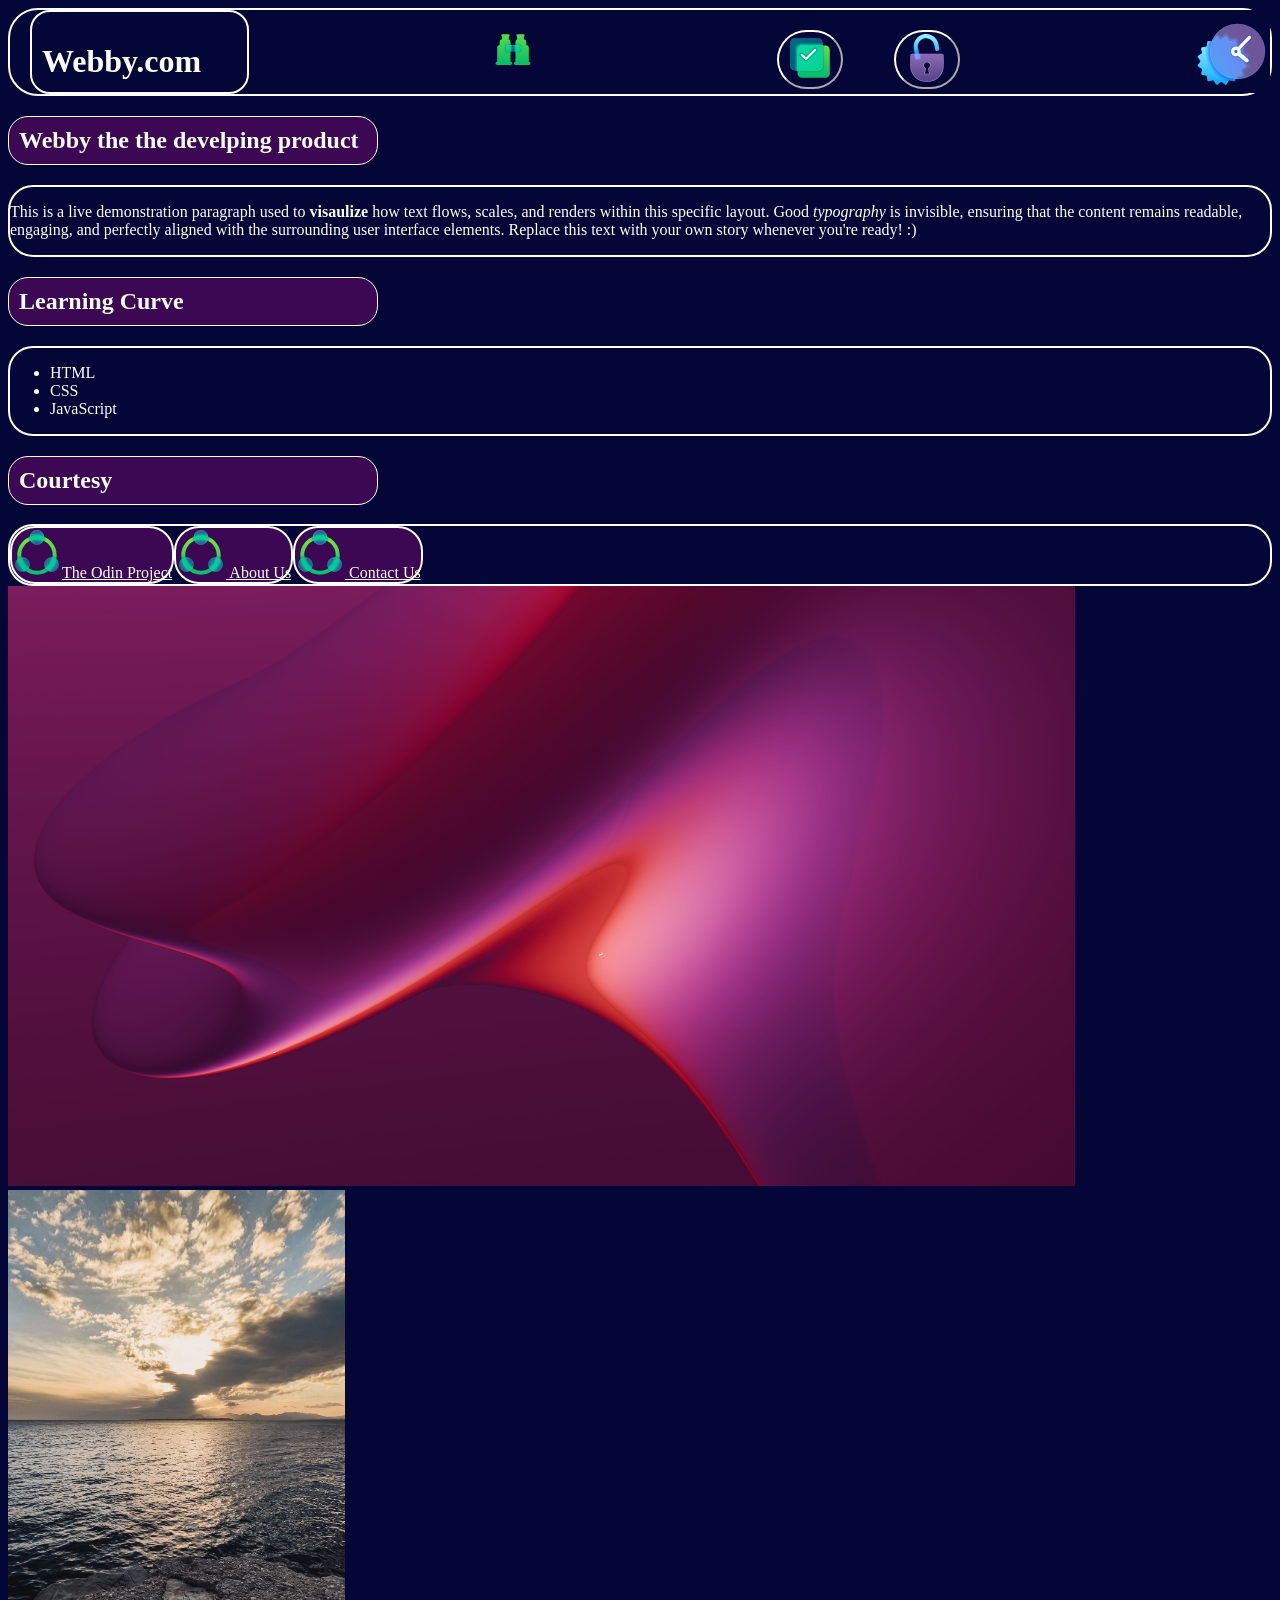
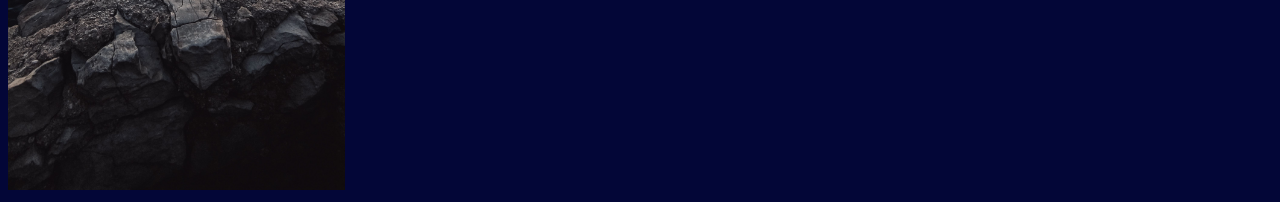
<file: index.html>
<!DOCTYPE html>
<html lang="en">
        <head>
            <meta charset="UTF-8">
            <title>Webby</title>
            <link rel="stylesheet" href="style.css">
        </head> 

        <body>

        <div class="HeadL">
            <div id="heading"><h1><strong>Webby.com</strong></h1></div>
            <div id="searchbar"><img src="./assets/images/icons/icons8-binoculars-50.svg" alt="logo"></div>
            <div id="notification"><button><img src="./assets/images/icons/icons8-check-all-50.svg" alt="logo"></button></div>
            <div id="profile"><button><img src="./assets/images/icons/icons8-padlock-50.svg" alt="logo"></button></div>
            <div id="logo"><img src="./assets/images/icons/icons8-clock-50.svg" alt="logo"> </div>
        </div>
        <h2 class="subhead">Webby the the develping product </h2>
       

        <!-- Acche se sikh le-->
        <div class="textbox">
            <p>This is a live demonstration paragraph used to <strong>visaulize</strong> how text flows, scales,
             and renders within this specific layout.
             Good <em>typography</em> is invisible, ensuring that the content remains readable,
             engaging, and perfectly aligned with the surrounding user interface elements.
             Replace this text with your own story whenever you're ready! :) </p> </body>
        </div>
     

        <h2 class="subhead">Learning Curve</h3>
        <div class="list">
            <ul>
                <li>HTML</li>
                <li>CSS</li>
                <li>JavaScript</li>
            </ul>
        </div>
        <h2 class="subhead">Courtesy</h2>
        <div class="link">
            <a class="linkbut" href="https://www.theodinproject.com/about" target="_blank" rel="noopener"><img src="./assets/images/icons/icons8-share-50-2.svg" alt="logo">The Odin Project</a>
            <a class="linkbut" href="./webpages/about.html" target="_blank" rel="noopener"><img src="./assets/images/icons/icons8-share-50-2.svg" alt="logo"> About Us</a>
            <a class="linkbut" href="./webpages/contact.html" target="_blank" rel="noopener"><img src="./assets/images/icons/icons8-share-50-2.svg" alt="logo"> Contact Us</a>
        </div>
         
        <!--<img src="https://www.theodinproject.com/mstile-310x310.png"> -->
        <img class="pic" src="./assets/images/pictures/pexels-steve-30004057.jpg" alt="test image">
        <img  class="pic" src="./assets/images/pictures/pexels-rimvydas-ardickas-21433724-10229606.jpg" alt="Dimension Placeholder">
        
        


        </body>   
</html>
</file>
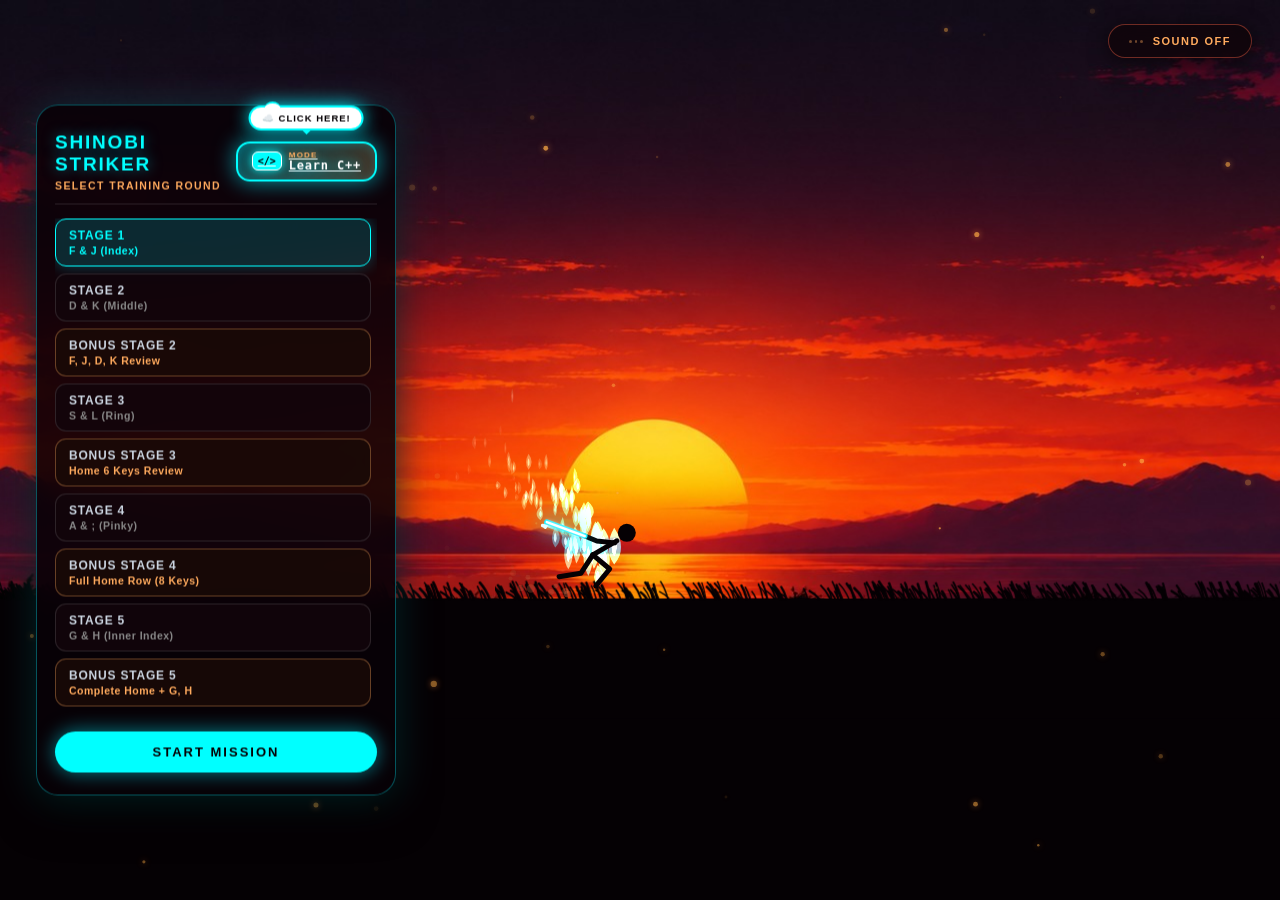
<file: PROJECTS/Shinobi Striker/index.html>
<!DOCTYPE html>
<html lang="en">
<head>
  <meta charset="UTF-8" />
  <meta name="viewport" content="width=device-width, initial-scale=1.0" />
  <title>Shinobi Striker</title>
  <style>
    * {
      margin: 0;
      padding: 0;
      box-sizing: border-box;
      user-select: none;
    }
    body {
      background-color: #030002;
      overflow: hidden;
      display: flex;
      justify-content: center;
      align-items: center;
      height: 100vh;
      font-family: -apple-system, BlinkMacSystemFont, "Segoe UI", Roboto, sans-serif;
    }

    #worldCanvas, #canvas {
      position: absolute;
      top: 0;
      left: 0;
      width: 100vw;
      height: 100vh;
      display: block;
    }

    #worldCanvas { z-index: 1; }
    #canvas { z-index: 2; pointer-events: none; }

    #ui-container {
      position: absolute;
      top: 24px;
      right: 28px;
      z-index: 20;
    }

    #soundBtn {
      display: flex;
      align-items: center;
      gap: 10px;
      background: rgba(15, 4, 8, 0.75);
      border: 1px solid rgba(255, 100, 70, 0.4);
      color: #ffaa5e;
      padding: 10px 20px;
      border-radius: 28px;
      font-size: 11px;
      font-weight: 700;
      letter-spacing: 1.5px;
      text-transform: uppercase;
      cursor: pointer;
      backdrop-filter: blur(12px);
      box-shadow: 0 4px 20px rgba(0, 0, 0, 0.6);
      transition: all 0.25s ease;
      outline: none;
    }
    #soundBtn:hover {
      background: rgba(30, 8, 16, 0.9);
      border-color: #00ffff;
      color: #00ffff;
      box-shadow: 0 0 20px rgba(0, 240, 255, 0.35);
      transform: scale(1.04);
    }

    .eq-wave {
      display: flex;
      align-items: center;
      gap: 3px;
      height: 12px;
    }
    .eq-bar {
      width: 2.5px;
      height: 100%;
      background: #ffaa5e;
      border-radius: 2px;
      animation: eqBounce 0.8s ease-in-out infinite alternate;
    }
    .eq-bar:nth-child(2) { animation-delay: 0.2s; height: 60%; }
    .eq-bar:nth-child(3) { animation-delay: 0.4s; height: 80%; }
    .eq-paused .eq-bar {
      animation: none !important;
      height: 25% !important;
      background: rgba(255, 170, 94, 0.4) !important;
    }
    @keyframes eqBounce {
      0% { height: 25%; }
      100% { height: 100%; }
    }

    /* LEFT-SIDE DOCK PANEL WITH SCROLL */
    #leftPanel {
      position: absolute;
      top: 50%;
      left: 36px;
      transform: translateY(-50%);
      z-index: 30;
      width: 360px;
      max-height: 86vh;
      display: flex;
      flex-direction: column;
      gap: 14px;
      background: rgba(8, 2, 7, 0.88);
      border: 1px solid rgba(0, 240, 255, 0.35);
      padding: 26px 18px 22px 18px;
      border-radius: 22px;
      backdrop-filter: blur(16px);
      box-shadow: 0 0 40px rgba(0, 240, 255, 0.15), 0 20px 40px rgba(0, 0, 0, 0.8);
      transition: transform 0.45s cubic-bezier(0.16, 1, 0.3, 1), opacity 0.4s ease;
    }

    #leftPanel.hidden {
      transform: translate(-140%, -50%);
      opacity: 0;
      pointer-events: none;
    }

    .panel-header {
      display: flex;
      flex-direction: row;
      justify-content: space-between;
      align-items: center;
      border-bottom: 1px solid rgba(255, 255, 255, 0.12);
      padding-bottom: 12px;
      gap: 10px;
    }

    .header-text {
      display: flex;
      flex-direction: column;
      gap: 4px;
    }

    .panel-title {
      font-size: 19px;
      font-weight: 900;
      letter-spacing: 1.8px;
      color: #00ffff;
      text-shadow: 0 0 14px rgba(0, 240, 255, 0.5);
      text-transform: uppercase;
    }

    .panel-subtitle {
      font-size: 10.5px;
      font-weight: 700;
      letter-spacing: 1.4px;
      color: #ffaa5e;
      text-transform: uppercase;
    }

    /* WRAPPER FOR C++ BUTTON + CLOUD CALLOUT */
    .cpp-btn-wrapper {
      position: relative;
      display: inline-flex;
      flex-direction: column;
      align-items: center;
      flex-shrink: 0;
    }

    /* FLOATING "CLICK HERE" CLOUD BUBBLE */
    .click-cloud {
      position: absolute;
      bottom: calc(100% + 11px);
      left: 50%;
      transform: translateX(-50%);
      background: #ffffff;
      color: #050104;
      font-size: 9.5px;
      font-weight: 900;
      letter-spacing: 1px;
      padding: 5px 11px;
      border-radius: 20px;
      white-space: nowrap;
      box-shadow: 0 0 18px rgba(0, 240, 255, 0.95), 0 4px 10px rgba(0, 0, 0, 0.5);
      border: 2px solid #00ffff;
      pointer-events: none;
      z-index: 40;
      animation: cloudFloat 1.1s ease-in-out infinite alternate;
    }

    /* Cloud puffs for actual cloud shape */
    .click-cloud::before {
      content: "";
      position: absolute;
      top: -6px;
      left: 14px;
      width: 16px;
      height: 12px;
      background: #ffffff;
      border-radius: 50%;
      border-top: 2px solid #00ffff;
      z-index: -1;
    }

    /* Pointer tail at bottom of cloud */
    .click-cloud::after {
      content: "";
      position: absolute;
      top: 100%;
      left: 50%;
      transform: translateX(-50%);
      border-width: 6px;
      border-style: solid;
      border-color: #00ffff transparent transparent transparent;
    }

    @keyframes cloudFloat {
      0% {
        transform: translateX(-50%) translateY(0px) scale(1);
      }
      100% {
        transform: translateX(-50%) translateY(-6px) scale(1.06);
      }
    }

    /* HIGHLIGHTED "LEARN C++" PILL BUTTON */
    .learn-cpp-btn {
      position: relative;
      display: flex;
      align-items: center;
      gap: 7px;
      padding: 8px 14px;
      border-radius: 14px;
      background: linear-gradient(135deg, rgba(0, 240, 255, 0.32) 0%, rgba(255, 170, 94, 0.25) 100%);
      border: 2px solid #00ffff;
      color: #ffffff;
      cursor: pointer;
      overflow: hidden;
      box-shadow: 0 0 22px rgba(0, 240, 255, 0.65), inset 0 0 12px rgba(0, 240, 255, 0.25);
      transition: all 0.3s cubic-bezier(0.16, 1, 0.3, 1);
      outline: none;
      animation: cppPulseGlow 1.6s infinite alternate;
    }

    @keyframes cppPulseGlow {
      0% {
        box-shadow: 0 0 14px rgba(0, 240, 255, 0.5), 0 0 4px rgba(255, 170, 94, 0.3), inset 0 0 10px rgba(0, 240, 255, 0.2);
        border-color: #00ffff;
      }
      100% {
        box-shadow: 0 0 28px rgba(0, 240, 255, 0.95), 0 0 16px rgba(255, 170, 94, 0.7), inset 0 0 16px rgba(0, 240, 255, 0.45);
        border-color: #ffffff;
      }
    }

    /* Continuous Shimmer Sweep Effect */
    .learn-cpp-btn::before {
      content: "";
      position: absolute;
      top: 0;
      left: -100%;
      width: 60%;
      height: 100%;
      background: linear-gradient(
        90deg,
        transparent,
        rgba(255, 255, 255, 0.45),
        transparent
      );
      transform: skewX(-20deg);
      animation: autoShimmer 2.5s infinite;
    }

    @keyframes autoShimmer {
      0% { left: -100%; }
      45%, 100% { left: 140%; }
    }

    .learn-cpp-btn:hover {
      background: linear-gradient(135deg, rgba(0, 240, 255, 0.45) 0%, rgba(255, 170, 94, 0.35) 100%);
      border-color: #ffffff;
      box-shadow: 0 0 32px rgba(0, 240, 255, 0.95), 0 0 14px rgba(255, 170, 94, 0.7);
      transform: translateY(-2px) scale(1.06);
    }

    .learn-cpp-btn:active {
      transform: translateY(0) scale(0.96);
    }

    .learn-cpp-btn .code-badge {
      display: flex;
      align-items: center;
      justify-content: center;
      background: #00ffff;
      border: 1px solid #ffffff;
      color: #050104;
      font-family: "JetBrains Mono", Consolas, monospace;
      font-size: 10px;
      font-weight: 900;
      padding: 3px 5px;
      border-radius: 6px;
      box-shadow: 0 0 10px #00ffff;
      transition: all 0.3s ease;
    }

    .learn-cpp-btn:hover .code-badge {
      background: #ffffff;
      color: #050104;
      box-shadow: 0 0 14px #ffffff;
    }

    .learn-cpp-btn .btn-label {
      display: flex;
      flex-direction: column;
      align-items: flex-start;
      line-height: 1.05;
    }

    .learn-cpp-btn .sub-txt {
      font-size: 8px;
      font-weight: 900;
      letter-spacing: 1.2px;
      color: #ffaa5e;
      text-transform: uppercase;
      text-shadow: 0 0 6px rgba(255, 170, 94, 0.6);
    }

    .learn-cpp-btn .main-txt {
      font-size: 12px;
      font-weight: 900;
      letter-spacing: 0.8px;
      color: #ffffff;
      font-family: "JetBrains Mono", Consolas, monospace;
      text-shadow: 0 0 12px rgba(0, 240, 255, 0.9);
    }

    .level-selector {
      display: flex;
      flex-direction: column;
      gap: 7px;
      overflow-y: auto;
      padding-right: 6px;
      max-height: 55vh;
    }

    .level-selector::-webkit-scrollbar { width: 5px; }
    .level-selector::-webkit-scrollbar-track { background: rgba(255, 255, 255, 0.05); border-radius: 4px; }
    .level-selector::-webkit-scrollbar-thumb { background: rgba(0, 240, 255, 0.4); border-radius: 4px; }

    .lvl-btn {
      background: rgba(18, 5, 12, 0.85);
      border: 1.5px solid rgba(255, 255, 255, 0.12);
      color: #cbd5e1;
      padding: 9px 13px;
      border-radius: 11px;
      font-size: 12px;
      font-weight: 800;
      letter-spacing: 0.8px;
      cursor: pointer;
      display: flex;
      justify-content: space-between;
      align-items: center;
      transition: all 0.2s ease;
      outline: none;
      flex-shrink: 0;
    }

    .lvl-btn .stage-info {
      display: flex;
      flex-direction: column;
      align-items: flex-start;
      gap: 2px;
    }

    .lvl-btn .star-tag {
      color: #ffd700;
      font-size: 12px;
      letter-spacing: 1px;
      text-shadow: 0 0 6px rgba(255, 215, 0, 0.6);
    }

    .lvl-btn span {
      font-size: 10.5px;
      font-weight: 700;
      color: #888;
      letter-spacing: 0.5px;
    }

    .lvl-btn:hover {
      border-color: #00ffff;
      transform: translateX(4px);
      background: rgba(0, 240, 255, 0.06);
    }

    .lvl-btn.active {
      background: rgba(0, 240, 255, 0.16);
      border-color: #00ffff;
      color: #00ffff;
      box-shadow: 0 0 16px rgba(0, 240, 255, 0.3);
    }
    .lvl-btn.active span { color: #00ffff; }

    .lvl-btn.bonus-btn {
      border-color: rgba(255, 170, 94, 0.35);
      background: rgba(25, 10, 8, 0.85);
    }
    .lvl-btn.bonus-btn span { color: #ffaa5e; }
    .lvl-btn.bonus-btn:hover { border-color: #ffaa5e; background: rgba(255, 170, 94, 0.1); }
    .lvl-btn.bonus-btn.active {
      background: rgba(255, 170, 94, 0.22);
      border-color: #ffaa5e;
      color: #ffaa5e;
      box-shadow: 0 0 18px rgba(255, 170, 94, 0.4);
    }

    #playBtn {
      background: #00ffff;
      color: #050104;
      border: none;
      padding: 13px 20px;
      border-radius: 28px;
      font-size: 13px;
      font-weight: 900;
      letter-spacing: 2px;
      text-transform: uppercase;
      cursor: pointer;
      box-shadow: 0 0 20px rgba(0, 240, 255, 0.55);
      transition: all 0.25s ease;
      margin-top: 4px;
      flex-shrink: 0;
    }
    #playBtn:hover {
      background: #ffffff;
      box-shadow: 0 0 30px rgba(255, 255, 255, 0.85);
      transform: scale(1.03);
    }
  </style>
</head>
<body>

  <audio id="bgMusic" src="bgm.mp3" loop preload="auto"></audio>

  <div id="ui-container">
    <button id="soundBtn" onclick="toggleAudio()">
      <div class="eq-wave eq-paused" id="eqBars">
        <div class="eq-bar"></div>
        <div class="eq-bar"></div>
        <div class="eq-bar"></div>
      </div>
      <span id="soundLabel">Sound Off</span>
    </button>
  </div>

  <div id="leftPanel">
    <div class="panel-header">
      <div class="header-text">
        <div class="panel-title">Shinobi Striker</div>
        <div class="panel-subtitle">Select Training Round</div>
      </div>

      <!-- Highlighted "Learn C++" Button with "CLICK HERE!" Cloud Above It -->
      <div class="cpp-btn-wrapper">
        <div class="click-cloud">☁️ CLICK HERE!</div>
        <a href="https://shinobi-striker.vercel.app/sindex.html" id="langSwitchBtn" class="learn-cpp-btn" title="Switch to C++ Mode" onclick="toggleLanguageMode()" >
          
          <span class="code-badge">&lt;/&gt;</span>
          <div class="btn-label">
            <span class="sub-txt">Mode</span>
            <span class="main-txt">Learn C++</span>
          </div>
        </a>
      </div>
    </div>

    <div class="level-selector" id="stageList"></div>

    <button id="playBtn" onclick="startGame()">START MISSION</button>
  </div>

  <canvas id="worldCanvas"></canvas>
  <canvas id="canvas"></canvas>

  <script src="stickman.js"></script>

  <script>
    const stagesConfig = [
      { id: '1', name: 'STAGE 1', pair: 'F & J (Index)', isBonus: false },
      { id: '2', name: 'STAGE 2', pair: 'D & K (Middle)', isBonus: false },
      { id: 'b2', name: 'BONUS STAGE 2', pair: 'F, J, D, K Review', isBonus: true },
      { id: '3', name: 'STAGE 3', pair: 'S & L (Ring)', isBonus: false },
      { id: 'b3', name: 'BONUS STAGE 3', pair: 'Home 6 Keys Review', isBonus: true },
      { id: '4', name: 'STAGE 4', pair: 'A & ; (Pinky)', isBonus: false },
      { id: 'b4', name: 'BONUS STAGE 4', pair: 'Full Home Row (8 Keys)', isBonus: true },
      { id: '5', name: 'STAGE 5', pair: 'G & H (Inner Index)', isBonus: false },
      { id: 'b5', name: 'BONUS STAGE 5', pair: 'Complete Home + G, H', isBonus: true },
      { id: '6', name: 'STAGE 6', pair: 'R & U (Top Index)', isBonus: false },
      { id: 'b6', name: 'BONUS STAGE 6', pair: 'Home + R, U Review', isBonus: true },
      { id: '7', name: 'STAGE 7', pair: 'E & I (Top Middle)', isBonus: false },
      { id: 'b7', name: 'BONUS STAGE 7', pair: 'Home + Top (E, I, R, U)', isBonus: true },
      { id: '8', name: 'STAGE 8', pair: 'W & O (Top Ring)', isBonus: false },
      { id: 'b8', name: 'BONUS STAGE 8', pair: 'Unlocked 16 Keys', isBonus: true },
      { id: '9', name: 'STAGE 9', pair: 'Q & P (Top Pinky)', isBonus: false },
      { id: 'b9', name: 'BONUS STAGE 9', pair: 'Unlocked 18 Keys', isBonus: true },
      { id: '10', name: 'STAGE 10', pair: 'T & Y (Top Center)', isBonus: false },
      { id: 'b10', name: 'BONUS STAGE 10', pair: 'Full Top + Home Row', isBonus: true },
      { id: '11', name: 'STAGE 11', pair: 'V & M (Bottom Index)', isBonus: false },
      { id: 'b11', name: 'BONUS STAGE 11', pair: 'Unlocked 22 Keys', isBonus: true },
      { id: '12', name: 'STAGE 12', pair: 'C & , (Bottom Middle)', isBonus: false },
      { id: 'b12', name: 'BONUS STAGE 12', pair: 'Unlocked 24 Keys', isBonus: true },
      { id: '13', name: 'STAGE 13', pair: 'X & . (Bottom Ring)', isBonus: false },
      { id: 'b13', name: 'BONUS STAGE 13', pair: 'ALL 26 KEYS MASTER', isBonus: true }
    ];

    let chosenLevel = '1';

    function toggleLanguageMode() {
      const btn = document.getElementById('langSwitchBtn');
      btn.style.transform = 'scale(0.92)';
      setTimeout(() => {
        btn.style.transform = '';
      }, 150);
      console.log('Learn C++ curriculum mode toggled');
    }

    function renderStageList() {
      const container = document.getElementById('stageList');
      const clearedStages = JSON.parse(localStorage.getItem('shinobi_stars') || '{}');

      container.innerHTML = stagesConfig.map(st => {
        const has3Stars = clearedStages[st.id] === 3;
        const starHTML = has3Stars ? '<div class="star-tag">⭐⭐⭐</div>' : '';

        return `
          <button class="lvl-btn ${st.isBonus ? 'bonus-btn' : ''} ${st.id === chosenLevel ? 'active' : ''}" onclick="selectLevel('${st.id}')">
            <div class="stage-info">
              <div>${st.name}</div>
              <span>${st.pair}</span>
            </div>
            ${starHTML}
          </button>
        `;
      }).join('');
    }
    renderStageList();

    function selectLevel(lvl) {
      chosenLevel = lvl;
      renderStageList();
    }

    function startGame() {
      if (!isPlaying) toggleAudio();

      const panel = document.getElementById('leftPanel');
      panel.classList.add('hidden');

      if (window.ninjaInstance) {
        window.ninjaInstance.startLevel(chosenLevel);
      }
    }

    window.returnToHome = function() {
      renderStageList();
      const panel = document.getElementById('leftPanel');
      panel.classList.remove('hidden');
    };

    const worldCanvas = document.getElementById('worldCanvas');
    const ctx = worldCanvas.getContext('2d');
    const bgMusic = document.getElementById('bgMusic');
    const soundBtn = document.getElementById('soundBtn');
    const soundLabel = document.getElementById('soundLabel');
    const eqBars = document.getElementById('eqBars');

    let isPlaying = false;
    function toggleAudio() {
      if (!isPlaying) {
        bgMusic.play().then(() => {
          isPlaying = true;
          soundLabel.innerText = 'Sound On';
          eqBars.classList.remove('eq-paused');
          soundBtn.style.borderColor = '#00ffff';
          soundBtn.style.color = '#00ffff';
        }).catch(err => console.error('Audio play error:', err));
      } else {
        bgMusic.pause();
        isPlaying = false;
        soundLabel.innerText = 'Sound Off';
        eqBars.classList.add('eq-paused');
        soundBtn.style.borderColor = 'rgba(255, 100, 70, 0.4)';
        soundBtn.style.color = '#ffaa5e';
      }
    }

    const TILE_WIDTH = 1000;
    const TILE_HEIGHT = 160;
    const grassCanvas = document.createElement('canvas');
    grassCanvas.width = TILE_WIDTH;
    grassCanvas.height = TILE_HEIGHT;
    const gCtx = grassCanvas.getContext('2d');

    function buildGrassTile() {
      gCtx.clearRect(0, 0, TILE_WIDTH, TILE_HEIGHT);
      gCtx.fillStyle = '#050104';
      gCtx.fillRect(0, 40, TILE_WIDTH, TILE_HEIGHT - 40);

      gCtx.strokeStyle = '#050104';
      gCtx.lineCap = 'round';

      for (let i = 0; i < 350; i++) {
        const gx = Math.random() * TILE_WIDTH;
        const h = 6 + Math.random() * 11;
        const curve = -3 - Math.random() * 7;
        const w = 1.2 + Math.random() * 1.6;

        gCtx.lineWidth = w;
        gCtx.beginPath();
        gCtx.moveTo(gx, 40);
        gCtx.quadraticCurveTo(gx + curve * 0.4, 40 - h * 0.6, gx + curve, 40 - h);
        gCtx.stroke();
      }
    }
    buildGrassTile();

    let bgDrawW = 0, bgDrawH = 0, bgDrawX = 0, bgDrawY = 0, actualGroundY = 0;
    const bgImage = new Image();
    bgImage.src = 'Background.png';

    function resizeWorld() {
      worldCanvas.width = window.innerWidth;
      worldCanvas.height = window.innerHeight;

      if (bgImage.complete && bgImage.naturalWidth > 0) {
        const imgAspect = bgImage.naturalWidth / bgImage.naturalHeight;
        const screenAspect = worldCanvas.width / worldCanvas.height;

        if (screenAspect > imgAspect) {
          bgDrawW = worldCanvas.width;
          bgDrawH = worldCanvas.width / imgAspect;
          bgDrawX = 0;
          bgDrawY = (worldCanvas.height - bgDrawH) * 0.5;
        } else {
          bgDrawH = worldCanvas.height;
          bgDrawW = worldCanvas.height * imgAspect;
          bgDrawY = 0;
          bgDrawX = (worldCanvas.width - bgDrawW) * 0.5;
        }
        actualGroundY = bgDrawY + bgDrawH * 0.665;
      } else {
        actualGroundY = worldCanvas.height * 0.665;
      }

      if (window.ninjaInstance) {
        window.ninjaInstance.x = worldCanvas.width * 0.35;
        window.ninjaInstance.y = actualGroundY;
      }
    }

    bgImage.onload = resizeWorld;
    window.addEventListener('resize', resizeWorld);
    resizeWorld();

    const MAX_DUST = 50;
    const dustPool = new Float32Array(MAX_DUST * 6);
    let dustHead = 0;

    function spawnDust(x, y) {
      const idx = dustHead * 6;
      dustPool[idx] = x - 15;
      dustPool[idx + 1] = y - 2;
      dustPool[idx + 2] = -(5.0 + Math.random() * 6.0);
      dustPool[idx + 3] = -(1.2 + Math.random() * 2.5);
      dustPool[idx + 4] = 2.2 + Math.random() * 3.2;
      dustPool[idx + 5] = 0.45;
      dustHead = (dustHead + 1) % MAX_DUST;
    }

    const MAX_FLAMES = 75;
    const flamePool = new Float32Array(MAX_FLAMES * 8);
    let flameHead = 0;

    function spawnFlame(originX, originY) {
      for (let i = 0; i < 4; i++) {
        const ratio = Math.random();
        const idx = flameHead * 8;
        flamePool[idx] = originX + (ratio * 26) + (Math.random() - 0.5) * 16;
        flamePool[idx + 1] = originY - 14 - (ratio * 40);
        flamePool[idx + 2] = -(2.8 + Math.random() * 4.2);
        flamePool[idx + 3] = -(3.8 + Math.random() * 5.8);
        flamePool[idx + 4] = 8.0 + Math.random() * 11.0;
        flamePool[idx + 5] = 20.0 + Math.random() * 26.0;
        flamePool[idx + 6] = 0.88;
        flamePool[idx + 7] = (Math.random() - 0.5) * 4.5;
        flameHead = (flameHead + 1) % MAX_FLAMES;
      }
    }

    const MAX_EMBERS = 50;
    const embersPool = [];
    for (let i = 0; i < MAX_EMBERS; i++) {
      embersPool.push({
        x: Math.random() * window.innerWidth,
        y: Math.random() * window.innerHeight,
        size: 1 + Math.random() * 2.2,
        vx: -4.0 - Math.random() * 4.0,
        vy: -0.2 - Math.random() * 0.4,
        baseAlpha: 0.3 + Math.random() * 0.55
      });
    }

    function renderFlames() {
      ctx.globalCompositeOperation = 'lighter';
      for (let i = 0; i < MAX_FLAMES; i++) {
        const idx = i * 8;
        let alpha = flamePool[idx + 6];
        if (alpha <= 0.01) continue;

        flamePool[idx] += flamePool[idx + 2];
        flamePool[idx + 1] += flamePool[idx + 3];
        flamePool[idx + 4] *= 0.93;
        flamePool[idx + 5] *= 0.93;
        flamePool[idx + 6] -= 0.048;

        const x = flamePool[idx];
        const y = flamePool[idx + 1];
        const w = flamePool[idx + 4];
        const h = flamePool[idx + 5];
        const flk = flamePool[idx + 7];

        ctx.fillStyle = `rgba(0, 240, 255, ${alpha * 0.8})`;
        ctx.beginPath();
        ctx.moveTo(x, y + h * 0.5);
        ctx.quadraticCurveTo(x + w * 0.8 + flk, y, x, y - h * 0.6);
        ctx.quadraticCurveTo(x - w * 0.8 + flk, y, x, y + h * 0.5);
        ctx.fill();

        ctx.fillStyle = `rgba(255, 255, 255, ${alpha * 0.95})`;
        ctx.beginPath();
        ctx.moveTo(x, y + h * 0.25);
        ctx.quadraticCurveTo(x + w * 0.3, y, x, y - h * 0.3);
        ctx.quadraticCurveTo(-w * 0.3 + x, y, x, y + h * 0.25);
        ctx.fill();
      }
      ctx.globalCompositeOperation = 'source-over';
    }

    function renderDust() {
      for (let i = 0; i < MAX_DUST; i++) {
        const idx = i * 6;
        let alpha = dustPool[idx + 5];
        if (alpha <= 0.01) continue;

        dustPool[idx] += dustPool[idx + 2];
        dustPool[idx + 1] += dustPool[idx + 3];
        dustPool[idx + 4] *= 0.95;
        dustPool[idx + 5] -= 0.03;

        ctx.fillStyle = `rgba(180, 90, 60, ${alpha})`;
        ctx.beginPath();
        ctx.arc(dustPool[idx], dustPool[idx + 1], dustPool[idx + 4], 0, 6.283);
        ctx.fill();
      }
    }

    function renderEmbers(timeMs) {
      ctx.shadowColor = '#ff8f3d';
      ctx.shadowBlur = 6;
      for (let i = 0; i < MAX_EMBERS; i++) {
        const e = embersPool[i];
        e.x += e.vx;
        e.y += e.vy;

        if (e.x < 0) e.x = worldCanvas.width;
        if (e.x > worldCanvas.width) e.x = 0;
        if (e.y < 0) e.y = worldCanvas.height;
        if (e.y > worldCanvas.height) e.y = 0;

        const pulse = 0.6 + 0.4 * Math.sin(timeMs * 0.004 + i);
        ctx.fillStyle = `rgba(255, 175, 70, ${e.baseAlpha * pulse})`;
        ctx.beginPath();
        ctx.arc(e.x, e.y, e.size, 0, 6.283);
        ctx.fill();
      }
      ctx.shadowBlur = 0;
    }

    let worldX = 0;
    let cameraX = 0;
    const RUN_SPEED = 26;

    let cooldownTimer = 0;

    window.resetWorldTimer = function() {
      cooldownTimer = 0;
    };

    function update(now) {
      const isGameOver = window.ninjaInstance && window.ninjaInstance.isGameOver;
      const isGameWon = window.ninjaInstance && window.ninjaInstance.isGameWon;
      const isGameStarted = window.ninjaInstance && window.ninjaInstance.isGameStarted;

      worldX += RUN_SPEED;
      cameraX += (worldX - cameraX) * 0.15;

      if (isGameStarted && !isGameOver && !isGameWon) {
        const inst = window.ninjaInstance;
        const subLvl = inst.subLevel;

        let spawnDelay = 100;
        let maxEnemiesInFrame = 1;

        if (subLvl === 1) {
          spawnDelay = 95;
          maxEnemiesInFrame = 1;
        } else if (subLvl === 2) {
          spawnDelay = 60;
          maxEnemiesInFrame = 1;
        } else if (subLvl === 3) {
          spawnDelay = 38;
          maxEnemiesInFrame = 2;
        }

        if (inst.enemies.length < maxEnemiesInFrame) {
          cooldownTimer++;
          if (cooldownTimer >= spawnDelay) {
            inst.spawnOneEnemy();
            cooldownTimer = 0;
          }
        }
      }

      ctx.fillStyle = '#030002';
      ctx.fillRect(0, 0, worldCanvas.width, worldCanvas.height);

      if (bgDrawW > 0) {
        ctx.drawImage(bgImage, bgDrawX, bgDrawY, bgDrawW, bgDrawH);
      }

      const grassGroundY = actualGroundY - 40;
      const offsetX = -(cameraX % TILE_WIDTH);
      let curX = offsetX;
      while (curX < worldCanvas.width) {
        ctx.drawImage(grassCanvas, curX, grassGroundY);
        curX += TILE_WIDTH;
      }
      ctx.fillStyle = '#050104';
      ctx.fillRect(0, actualGroundY + (TILE_HEIGHT - 40), worldCanvas.width, worldCanvas.height);

      const screenPlayerX = (worldX - cameraX) + (worldCanvas.width * 0.35);

      if (window.ninjaInstance) {
        window.ninjaInstance.x = screenPlayerX;
        window.ninjaInstance.y = actualGroundY;
      }

      spawnFlame(screenPlayerX, actualGroundY);
      spawnDust(screenPlayerX, actualGroundY);

      renderFlames();
      renderDust();
      renderEmbers(now);

      requestAnimationFrame(update);
    }

    requestAnimationFrame(update);
  </script>
</body>
</html>
</file>
<file: style.css>
/* SETS THE PAGE COLOUR */
body{
  background-color:#030637;
}   

.HeadL img{
  width: 100%;
  height: 100%;
  object-fit: contain;
}

.HeadL #logo {
  padding-left: 200px ;
  padding-top: 3px;
  background-color:#030637;
  height: 80px;
  width: 80px;

}

.HeadL #searchbar {
  padding-left: 20px ;
  padding-top: 20px;
  background-color:#030637;
  height: 40px;
  width: 500px;

}

.HeadL #notification {
  padding-left: 20px ;
  padding-top: 20px;
  background-color:#030637;
  height: 40px;
  width: 100px;

}
.HeadL #notification button{
  background-color:#030637;
  border-radius: 40px;
  border-width: 4px  solid ;
  border-color: white;

}

.HeadL #profile {
  padding-left: 20px ;
  padding-top: 20px;
  background-color:#030637;
  height: 40px;
  width: 100px;

}
.HeadL #profile button{
  background-color:#030637;
  border-radius: 40px;
  border-width: 4px  solid ;
  border-color: white;

}


.HeadL #heading {
  color:white ;
  box-sizing: content-box;
  padding: 3px;
  padding: 10px;
  margin-left: 20px;
  width: 200px;
  height: 60px;
  font-size: auto;
  border: 2px solid;
  border-color:white;
  border-radius: 20px;

}
.HeadL {
  background-color: #030637;
  padding: 0;
  margin: 0;
  border: 2px solid white;
  border-radius: 30px;
  display: flex;
  flex: auto;

}

.subhead {
  color: white;
  width: 370px;
  border: 1px solid;
  background-color: #3C0753;
  border-radius: 20px;
  border-color: white;
  padding: 10px ;
  box-sizing: border-box;
  display: flex;
  flex: auto;
}
.textbox{
  border: 2px solid;
  border-radius: 25px;
  border-color: white ;
  display: flex;
  flex: auto;
}
.pic {
  height:600px;
  width:auto;
}

.list{
  border: 2px solid;
  border-radius: 25px;
  border-color: white ;
  display: flex;
  flex: auto;
}

.link{
  border: 2px solid;
  border-radius: 25px;
  border-color: white ;
  display: flex;
  flex: auto;
}

.linkbut{
  border: 2px solid;
  border-radius: 25px;
  border-color: white ;
  background-color: #3C0753;
}

*{ 
  /* outline: 1px solid red; */
  color: white;
 }
</file>
